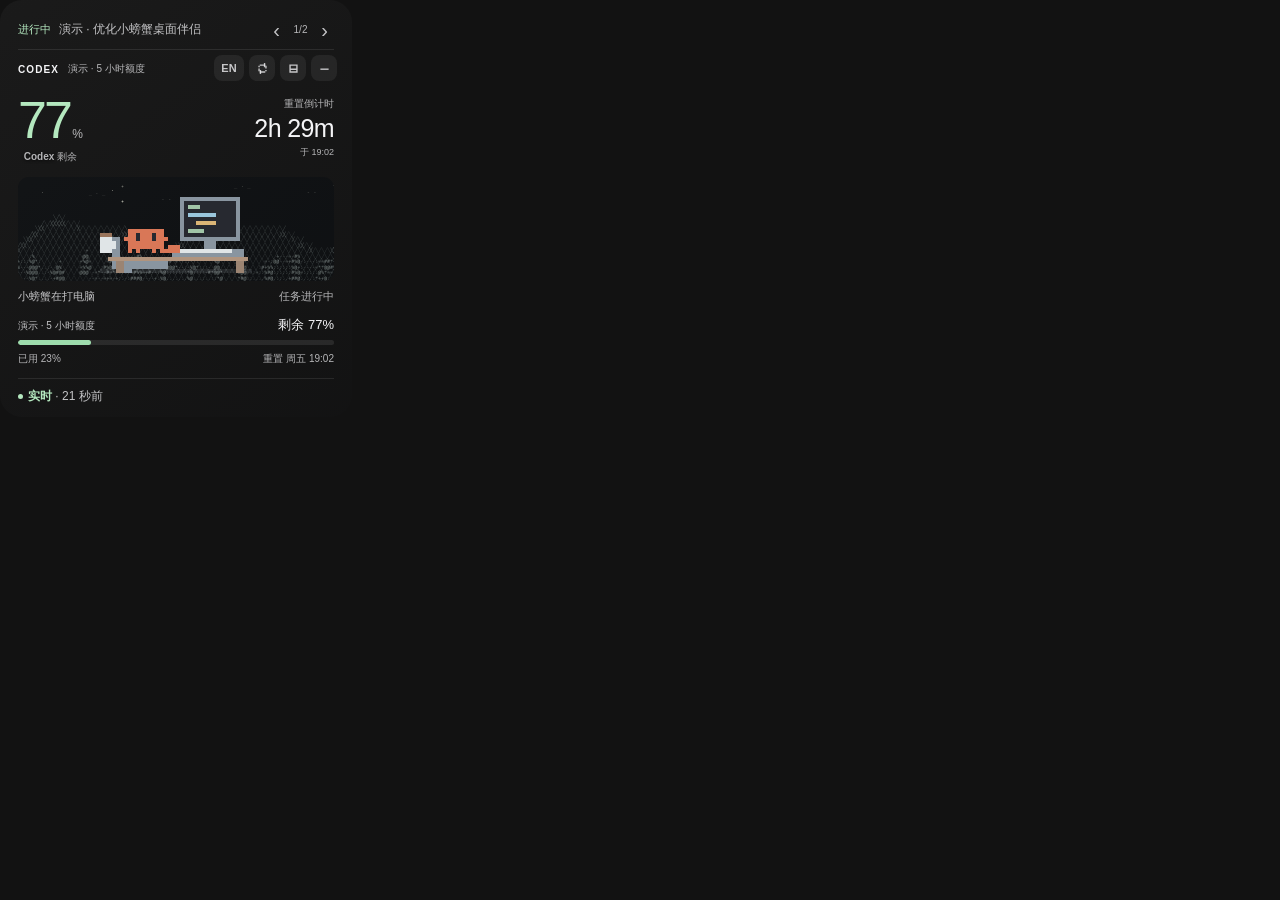
<file: src/ui/index.html>
<!doctype html>
<!-- Based on Claude-Meter by Bon Yeung, © 2026. Source credit: UPSTREAM.md. -->
<html lang="zh-Hans" data-theme="dark" data-provider="codex">
<head>
<meta charset="utf-8">
<meta name="viewport" content="width=device-width, initial-scale=1">
<title>Codex Meter</title>
<link rel="stylesheet" href="meter.css">
</head>
<body>
  <main class="card" id="card" data-mood="ok">
    <nav class="task-nav" id="taskNav" aria-label="当前任务" hidden>
      <span class="task-state" id="taskState"></span>
      <button class="task-title" id="taskTitle" type="button"></button>
      <div class="task-pages" id="taskPages">
        <button class="nav-btn" id="prevTask" type="button" aria-label="上一个任务" title="上一个任务">‹</button>
        <span id="taskIndex" aria-live="polite"></span>
        <button class="nav-btn" id="nextTask" type="button" aria-label="下一个任务" title="下一个任务">›</button>
      </div>
    </nav>
    <header class="head">
      <span class="sticker">CODEX</span>
      <span class="label" id="plan">账户额度</span>
    </header>

    <div class="controls">
    <button id="languageBtn" class="icon-btn language-btn" type="button" aria-label="Switch to English" title="Switch to English">EN</button>
    <button class="icon-btn sync-btn" id="syncBtn" type="button" aria-label="立即刷新" title="立即刷新">
      <svg viewBox="0 0 8 8" aria-hidden="true"><path d="M2 1h4v1h1v2H6V2H2v1H1V2h1zM1 4h1v2h4V5h1v1H6v1H2V6H1z"/><path d="M5 0h1v3H5zM2 5h1v3H2z"/></svg>
    </button>
    <button class="icon-btn" id="sizeBtn" type="button" aria-label="切换迷你模式" title="迷你模式">
      <svg viewBox="0 0 8 8" aria-hidden="true"><rect x="1" y="5" width="6" height="2"/></svg>
    </button>

    <button class="icon-btn" id="minimizeBtn" type="button" aria-label="最小化，只留小螃蟹" title="最小化，只留小螃蟹">
      <svg viewBox="0 0 8 8" aria-hidden="true"><rect x="1" y="4" width="6" height="1"/></svg>
    </button>
    </div>

    <div class="left" id="quota">
      <span class="quota-value"><span class="big" id="left">--</span><span class="tiny-unit">%</span><button type="button" class="provider-switch quota-brand">Codex</button></span><span class="big-unit"><button type="button" class="provider-switch quota-brand quota-brand-second">Codex</button> <span id="remainingLabel">剩余</span></span>
    </div>

    <div class="reset">
      <span class="label" id="resetLabel">重置倒计时</span>
      <span class="count" id="count">--</span>
      <span class="label at" id="resetAt"></span>
      <span class="mini-live" id="miniLive"></span>
    </div>

    <div class="lane" id="laneBox" role="button" tabindex="0" title="进行中每 16 秒换一个忙碌场景，也可以点击切换。等待时听歌，完成时撒花。">
      <canvas id="lane" aria-hidden="true"></canvas>
    </div>
    <div class="tags">
      <span id="petTitle">小螃蟹准备中</span>
      <span id="petStatus">连接中</span>
    </div>

    <section class="week" aria-label="额度明细">
      <div class="wrow">
        <span class="label strong" id="wLabel">额度明细</span>
        <span class="wleft" id="wLeft">--</span>
      </div>
      <div class="wbar"><i id="wFill"></i></div>
      <div class="wrow">
        <span class="label" id="wUsed">Used --</span>
        <span class="label" id="wReset">Resets --</span>
      </div>
    </section>

    <footer class="foot">
      <span id="foot"></span>
    </footer>
  </main>
<script src="pattern-field.js"></script>
<script src="texture.js"></script>
<script src="pet.js"></script>
<script src="task-nav.js"></script>
<script src="provider-switch.js"></script>
<script src="meter.js"></script>
</body>
</html>
</file>
<file: src/ui/meter.css>
/* Codex Meter — native macOS glass, with Bon Yeung's original pixel character. */
:root, :root[data-theme="dark"] {
  color-scheme:dark;
  --bg:rgba(25,27,31,.08); --bg-2:rgba(0,0,0,.10);
  --surface:rgba(255,255,255,.065); --surface-2:rgba(255,255,255,.09);
  --fg:#f4f4f6; --text-2:rgba(244,244,246,.78); --muted:rgba(244,244,246,.72);
  --line:rgba(255,255,255,.10); --line-soft:rgba(255,255,255,.09);
  --accent-text:#b4e8bf; --bar:#9edcad; --warn:#ff9b9f; --focus:#8fc9ff; --live:#b4e8bf;
  --glass-sheen:rgba(255,255,255,.035);
}
:root[data-theme="light"] {
  color-scheme:light;
  --bg:rgba(255,255,255,.06); --bg-2:rgba(0,0,0,.035);
  --surface:rgba(255,255,255,.34); --surface-2:rgba(0,0,0,.05);
  --fg:#22242a; --text-2:rgba(34,36,42,.76); --muted:rgba(34,36,42,.72);
  --line:rgba(0,0,0,.08); --line-soft:rgba(0,0,0,.065);
  --accent-text:#267c49; --bar:#449b66; --warn:#bd4c57; --focus:#007aff; --live:#267c49;
  --glass-sheen:rgba(255,255,255,.16);
}

/* NSVisualEffectView provides the blur behind this transparent web view. */
html, body { margin:0; background:transparent; overflow:hidden; }
body { -webkit-user-select:none; user-select:none; cursor:default; -webkit-font-smoothing:antialiased; }
.card {
  position:absolute; top:0; left:0; width:352px; box-sizing:border-box;
  padding:16px 18px 12px; border:0; border-radius:22px; box-shadow:none;
  background:linear-gradient(145deg,var(--glass-sheen),var(--bg)); color:var(--fg);
  font-family:-apple-system,BlinkMacSystemFont,"Helvetica Neue",sans-serif;
  display:grid; grid-template-columns:1fr auto; column-gap:12px;
  grid-template-areas:"nav nav" "head head" "left reset" "lane lane" "tags tags" "week week" "foot foot";
}
.label, .tag, .foot, .sticker, .big-unit { font-family:inherit; font-weight:500; letter-spacing:0; }
.label { font-size:10px; color:var(--muted); }
.head { grid-area:head; display:flex; align-items:center; gap:9px; min-width:0; padding-right:126px; height:22px; }
.sticker { font-size:10px; color:var(--fg); font-weight:650; letter-spacing:.11em; }
.head .label { white-space:nowrap; overflow:hidden; text-overflow:ellipsis; }
.controls { position:absolute; top:13px; right:15px; display:flex; gap:5px; }
.icon-btn { width:26px; height:26px; padding:0;
  display:grid; place-items:center; background:var(--surface); color:var(--text-2);
  border:0; border-radius:8px; box-shadow:none; cursor:pointer;
  transition:background 160ms ease,transform 160ms ease;
}
.icon-btn svg { width:11px; height:11px; fill:currentColor; }
.icon-btn:hover { background:var(--surface-2); color:var(--fg); }
.icon-btn:active { transform:scale(.94); }
.icon-btn:focus-visible { outline:2px solid var(--focus); outline-offset:3px; }
.sync-btn.spinning svg { animation:spin 800ms linear infinite; }
@keyframes spin { to { transform:rotate(360deg); } }

.foot .live b, .mini-live.live { color:var(--live); }
.foot .stale b, .mini-live.stale { color:var(--warn); }
.foot b { font-weight:600; }
.dot { display:inline-block; width:5px; height:5px; border-radius:50%; margin:0 5px 1px 0; background:var(--live); vertical-align:middle; }
.mini-live { display:none; }
.left { grid-area:left; display:flex; flex-direction:column; align-items:center; justify-self:start; gap:5px; margin-top:14px; }
.big { font-size:52px; font-weight:400; line-height:1; letter-spacing:-.055em; color:var(--accent-text); font-variant-numeric:tabular-nums; }
.quota-value { display:flex; align-items:baseline; }
.tiny-unit { font-size:12px; color:var(--muted); margin-left:2px; }
.quota-brand { margin-left:5px; color:#fff; font-size:11px; font-weight:650; line-height:1;
  text-shadow:0 1px 3px rgba(0,0,0,.65); }
html.mini .quota-brand, html.minimized .quota-brand { margin-left:4px; font-size:10px; }
.quota-brand-second { display:none; }
html:not(.mini):not(.minimized) .quota-value .quota-brand { display:none; }
html:not(.mini):not(.minimized) .quota-brand-second { display:inline; margin-left:0; }
html.mini:not(.minimized) .quota-value .quota-brand { display:none; }
html.mini:not(.minimized) .quota-brand-second { display:inline; margin-left:0; }
.big-unit { font-size:10px; line-height:1.2; color:var(--muted); white-space:nowrap; }
.reset { grid-area:reset; display:flex; flex-direction:column; align-items:flex-end; justify-content:flex-end; gap:4px; margin-top:14px; padding-bottom:4px; }
.count { font-size:25px; font-weight:400; line-height:1.1; letter-spacing:-.025em; color:var(--fg); font-variant-numeric:tabular-nums; }
.at { font-size:9px; }
.lane { grid-area:lane; position:relative; height:104px; margin-top:14px; background:var(--bg-2); border:0; border-radius:11px; overflow:hidden; cursor:pointer; }
.lane canvas { display:block; width:100%; height:100%; image-rendering:pixelated; }
.tags { grid-area:tags; display:flex; align-items:center; justify-content:space-between; gap:8px; margin:8px 0 0; font-size:11px; color:var(--text-2); }
#petStatus { color:var(--muted); white-space:nowrap; }
.lane:focus-visible { outline:2px solid var(--focus); outline-offset:3px; }
.week { grid-area:week; margin-top:14px; display:grid; gap:7px; }
.wrow { display:flex; justify-content:space-between; align-items:baseline; gap:8px; }
.wleft { font-size:13px; line-height:1; color:var(--fg); font-variant-numeric:tabular-nums; }
.wbar { height:5px; border:0; border-radius:5px; overflow:hidden; background:var(--surface-2); }
.wbar i { display:block; height:100%; border-radius:inherit; background:var(--bar); }
.week .wrow .label.strong { color:var(--text-2); }
.foot { grid-area:foot; display:flex; justify-content:space-between; gap:8px; margin-top:12px; padding-top:9px; border-top:1px solid var(--line-soft); font-size:12px; color:var(--text-2); flex-wrap:wrap; row-gap:7px; }
.foot #foot { white-space:nowrap; }
.card[data-mood="warn"] .big { color:var(--warn); }
.card[data-mood="out"] .big { color:var(--muted); }


/* A single, stable task selection; no separate notification window. */
.task-nav { grid-area:nav; display:flex; align-items:center; gap:8px; min-width:0; height:27px; margin-bottom:8px; padding-bottom:6px; border-bottom:1px solid var(--line-soft); }
.task-nav[hidden], .task-pages[hidden] { display:none; }
.task-state { color:var(--live); font-size:11px; font-weight:500; white-space:nowrap; }
.task-nav[data-state="waiting"] .task-state, .task-nav[data-state="error"] .task-state, .task-nav[data-state="warning"] .task-state { color:var(--warn); }
.task-title { flex:1; min-width:0; padding:4px 0; border:0; background:none; color:var(--text-2); font:500 12px/1.3 -apple-system,BlinkMacSystemFont,sans-serif; text-align:left; white-space:nowrap; overflow:hidden; text-overflow:ellipsis; cursor:pointer; }
.task-title:disabled { opacity:1; cursor:default; }
.task-title:hover:not(:disabled) { color:var(--fg); }
.task-pages { display:flex; align-items:center; gap:2px; }
#taskIndex { min-width:25px; text-align:center; color:var(--muted); font-size:10px; font-variant-numeric:tabular-nums; }
.nav-btn { width:19px; height:23px; padding:0; border:0; border-radius:6px; background:transparent; color:var(--text-2); font:20px/1 -apple-system,sans-serif; cursor:pointer; }
.nav-btn:hover { background:var(--surface-2); }
.task-title:focus-visible, .nav-btn:focus-visible { outline:2px solid var(--focus); outline-offset:1px; }
.card.has-tasks .controls { top:55px; }

html.mini .card { width:344px; padding:9px 12px; grid-template-columns:78px 110px minmax(0,1fr) 22px; column-gap:8px; grid-template-areas:"nav nav nav nav" "left lane reset btn"; align-items:center; }
html.mini .head, html.mini .tags, html.mini .week, html.mini .foot, html.mini .reset .at { display:none; }
html.mini .reset .label { font-size:8px; }
html.mini .reset { gap:3px; padding:0; }
html.mini .left, html.mini .reset { margin:0; }
html.mini .left { justify-self:center; gap:4px; }
html.mini:not(.minimized) .left, html.mini:not(.minimized) .reset { height:50px; justify-content:space-between; }
html.mini:not(.minimized) .big-unit, html.mini:not(.minimized) .mini-live { font-size:11px; line-height:13px; }
html.mini:not(.minimized) .quota-brand-second { font-size:11px; }
html.mini .big { font-size:25px; }
html.mini .big-unit { font-size:9px; }
html.mini .count { font-size:17px; }
html.mini .lane { margin:0; height:68px; border-radius:10px; }
html.mini:not(.minimized) .lane { transform:translateX(-8px); }
html.mini .controls { position:static; grid-area:btn; flex-direction:column; gap:6px; }
html.mini .icon-btn { width:22px; height:22px; border-radius:7px; }
html.mini .sync-btn { display:none; }
html.mini .mini-live { display:block; font-size:11px; font-weight:500; white-space:nowrap; margin-top:1px; }
html.mini .task-nav { height:23px; padding-bottom:5px; margin-bottom:5px; }

/* Pet-only mode preserves the character's normal proportions and scene scale. */
html.minimized .card { width:136px; height:94px; padding:0; display:block; }
html.minimized .task-nav, html.minimized .head, html.minimized .controls, html.minimized .reset, html.minimized .tags, html.minimized .week, html.minimized .foot { display:none; }
html.minimized .lane { position:absolute; left:6px; bottom:3px; width:124px; height:68px; margin:0; background:transparent; }
html.minimized .left { position:absolute; top:8px; left:11px; margin:0; gap:0; pointer-events:none; }
html.minimized .big { font-size:17px; letter-spacing:-.025em; font-weight:500; }
html.minimized .tiny-unit { display:inline; font-size:10px; color:var(--muted); margin-left:2px; }
html.minimized .big-unit { display:none; }
html.minimized .card[data-stale="true"] .big { color:var(--warn); }
@media (prefers-reduced-motion:reduce) { .icon-btn { transition:none; } }

.language-btn { width:30px; font:600 11px/1 -apple-system,sans-serif; }
html.mini .language-btn, html.minimized .language-btn { display:none; }
html.mini .mini-live { max-width:100%; overflow:hidden; text-overflow:ellipsis; }

/* The switch replaces the existing account label in every size. */
.provider-switch { appearance:none; border:0; background:none; padding:0; color:inherit; font:inherit; font-weight:650; white-space:nowrap; cursor:pointer; pointer-events:auto; }
.provider-switch:disabled { cursor:default; opacity:1; }
.provider-switch:focus-visible { outline:1px solid currentColor; outline-offset:2px; border-radius:3px; }
html.minimized .provider-switch { position:relative; z-index:2; font-size:10px; }
html.mini .quota-brand-second { font-size:10px; }
</file>
